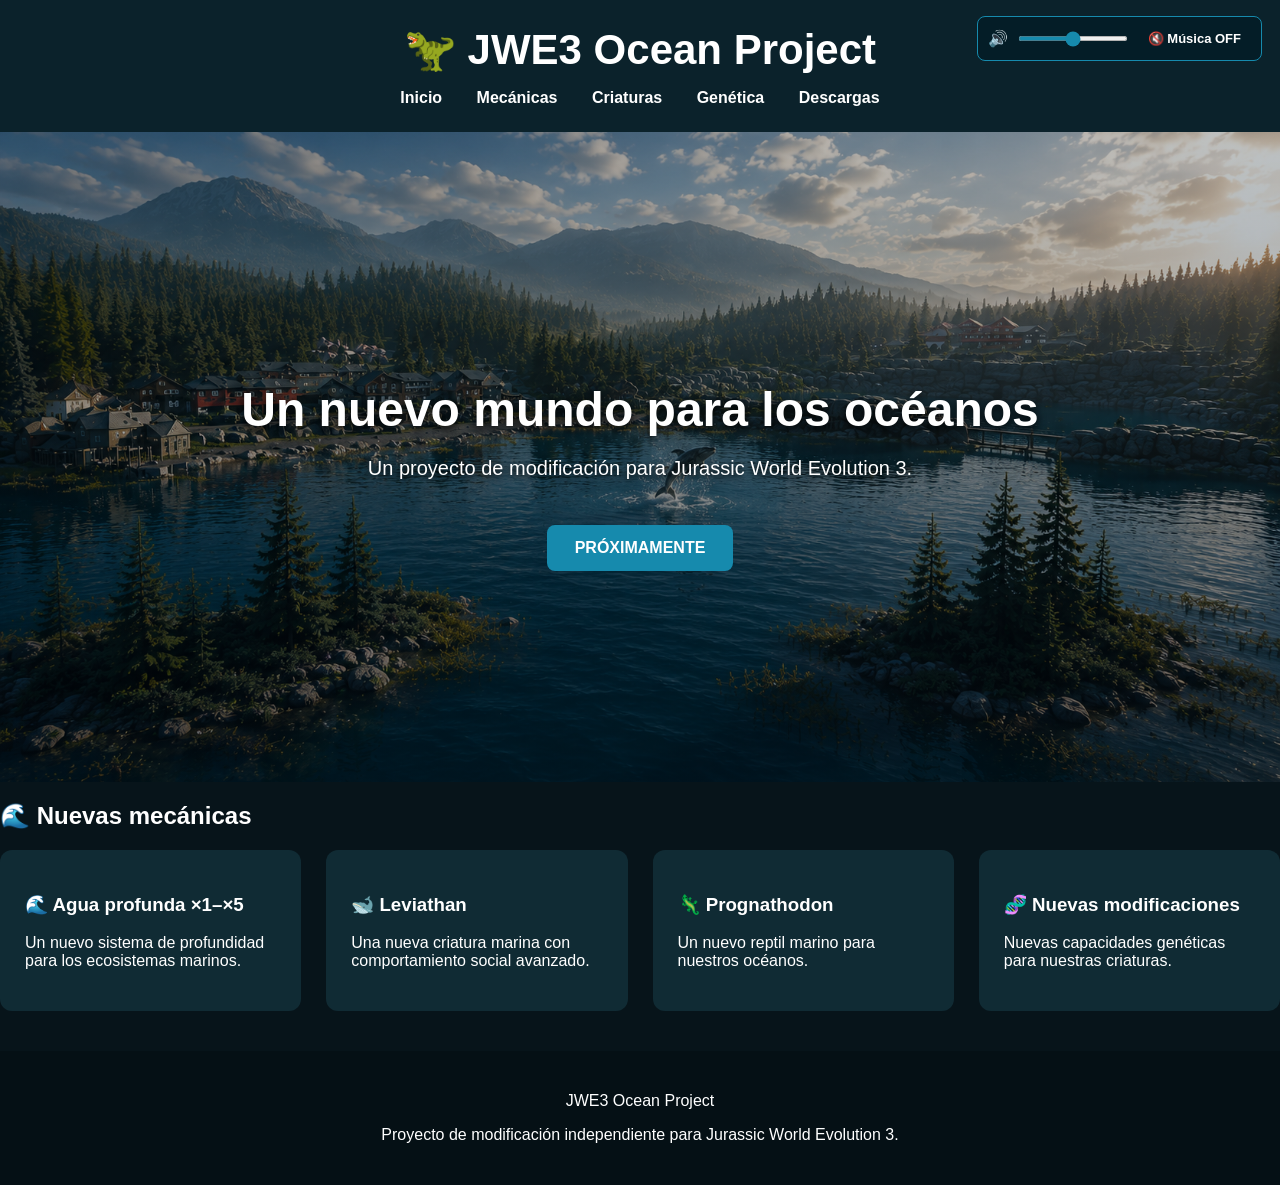
<file: index.html>
<!DOCTYPE html>
<html lang="es">

<head>
    <meta charset="UTF-8">
    <title>JWE3 Ocean Project</title>

    <link rel="stylesheet" href="style.css">
</head>

<body>

   <div class="music-controls">

    <span id="icono-volumen">🔊</span>

    <input
        type="range"
        id="volumen"
        class="volume-slider"
        min="0"
        max="1"
        step="0.01"
        value="0.5"
    >

    <button id="boton-musica" class="music-button">
        🔇 Música OFF
    </button>

</div>

<audio id="musica" loop>
    <source src="musica.mp3" type="audio/mpeg">
</audio>

    <header>

    <h1>🦖 JWE3 Ocean Project</h1>

    <nav>
        <a href="#">Inicio</a>
        <a href="#">Mecánicas</a>
        <a href="#">Criaturas</a>
        <a href="#">Genética</a>
        <a href="#">Descargas</a>
    </nav>

</header>


<section class="hero">

    <div class="hero-content">

        <h2>Un nuevo mundo para los océanos</h2>

        <p>
            Un proyecto de modificación para
            Jurassic World Evolution 3.
        </p>

        <a href="#" class="button">PRÓXIMAMENTE</a>

    </div>

</section>

    <h2>🌊 Nuevas mecánicas</h2>

    <div class="card-container">

        <div class="card">
            <h3>🌊 Agua profunda ×1–×5</h3>
            <p>
                Un nuevo sistema de profundidad
                para los ecosistemas marinos.
            </p>
        </div>

        <div class="card">
            <h3>🐋 Leviathan</h3>
            <p>
                Una nueva criatura marina con
                comportamiento social avanzado.
            </p>
        </div>

        <div class="card">
            <h3>🦎 Prognathodon</h3>
            <p>
                Un nuevo reptil marino para
                nuestros océanos.
            </p>
        </div>

        <div class="card">
            <h3>🧬 Nuevas modificaciones</h3>
            <p>
                Nuevas capacidades genéticas
                para nuestras criaturas.
            </p>
        </div>

    </div>

</section>


<footer>

    <p>JWE3 Ocean Project</p>
    <p>Proyecto de modificación independiente para Jurassic World Evolution 3.</p>

</footer>

<script>

const musica = document.getElementById("musica");
const botonMusica = document.getElementById("boton-musica");
const volumen = document.getElementById("volumen");

musica.volume = 0.5;

volumen.addEventListener("input", function () {
    musica.volume = volumen.value;

});

botonMusica.addEventListener("click", function () {

    if (musica.paused) {

        musica.play();

        botonMusica.textContent = "🔊 Música ON";

    } else {

        musica.pause();

        botonMusica.textContent = "🔇 Música OFF";

    }

});

</script>

 <script>

const musica = document.getElementById("musica");
const botonMusica = document.getElementById("boton-musica");
const volumen = document.getElementById("volumen");
const iconoVolumen = document.getElementById("icono-volumen");


// Volumen inicial
musica.volume = 0.5;


// Cambiar volumen
volumen.addEventListener("input", function () {

    musica.volume = volumen.value;

    actualizarIconoVolumen();

});


// Botón de música
botonMusica.addEventListener("click", function () {

    if (musica.paused) {

        musica.play();

        botonMusica.textContent = "🔊 Música ON";

    } else {

        musica.pause();

        botonMusica.textContent = "🔇 Música OFF";

    }

});


// Cambiar icono según el volumen
function actualizarIconoVolumen() {

    const nivel = Number(volumen.value);

    if (nivel === 0) {

        iconoVolumen.textContent = "🔇";

    } else if (nivel < 0.4) {

        iconoVolumen.textContent = "🔉";

    } else {

        iconoVolumen.textContent = "🔊";

    }

}


// Actualizar icono al cargar
actualizarIconoVolumen();

</script>

</body>

</body>

</html>
</file>
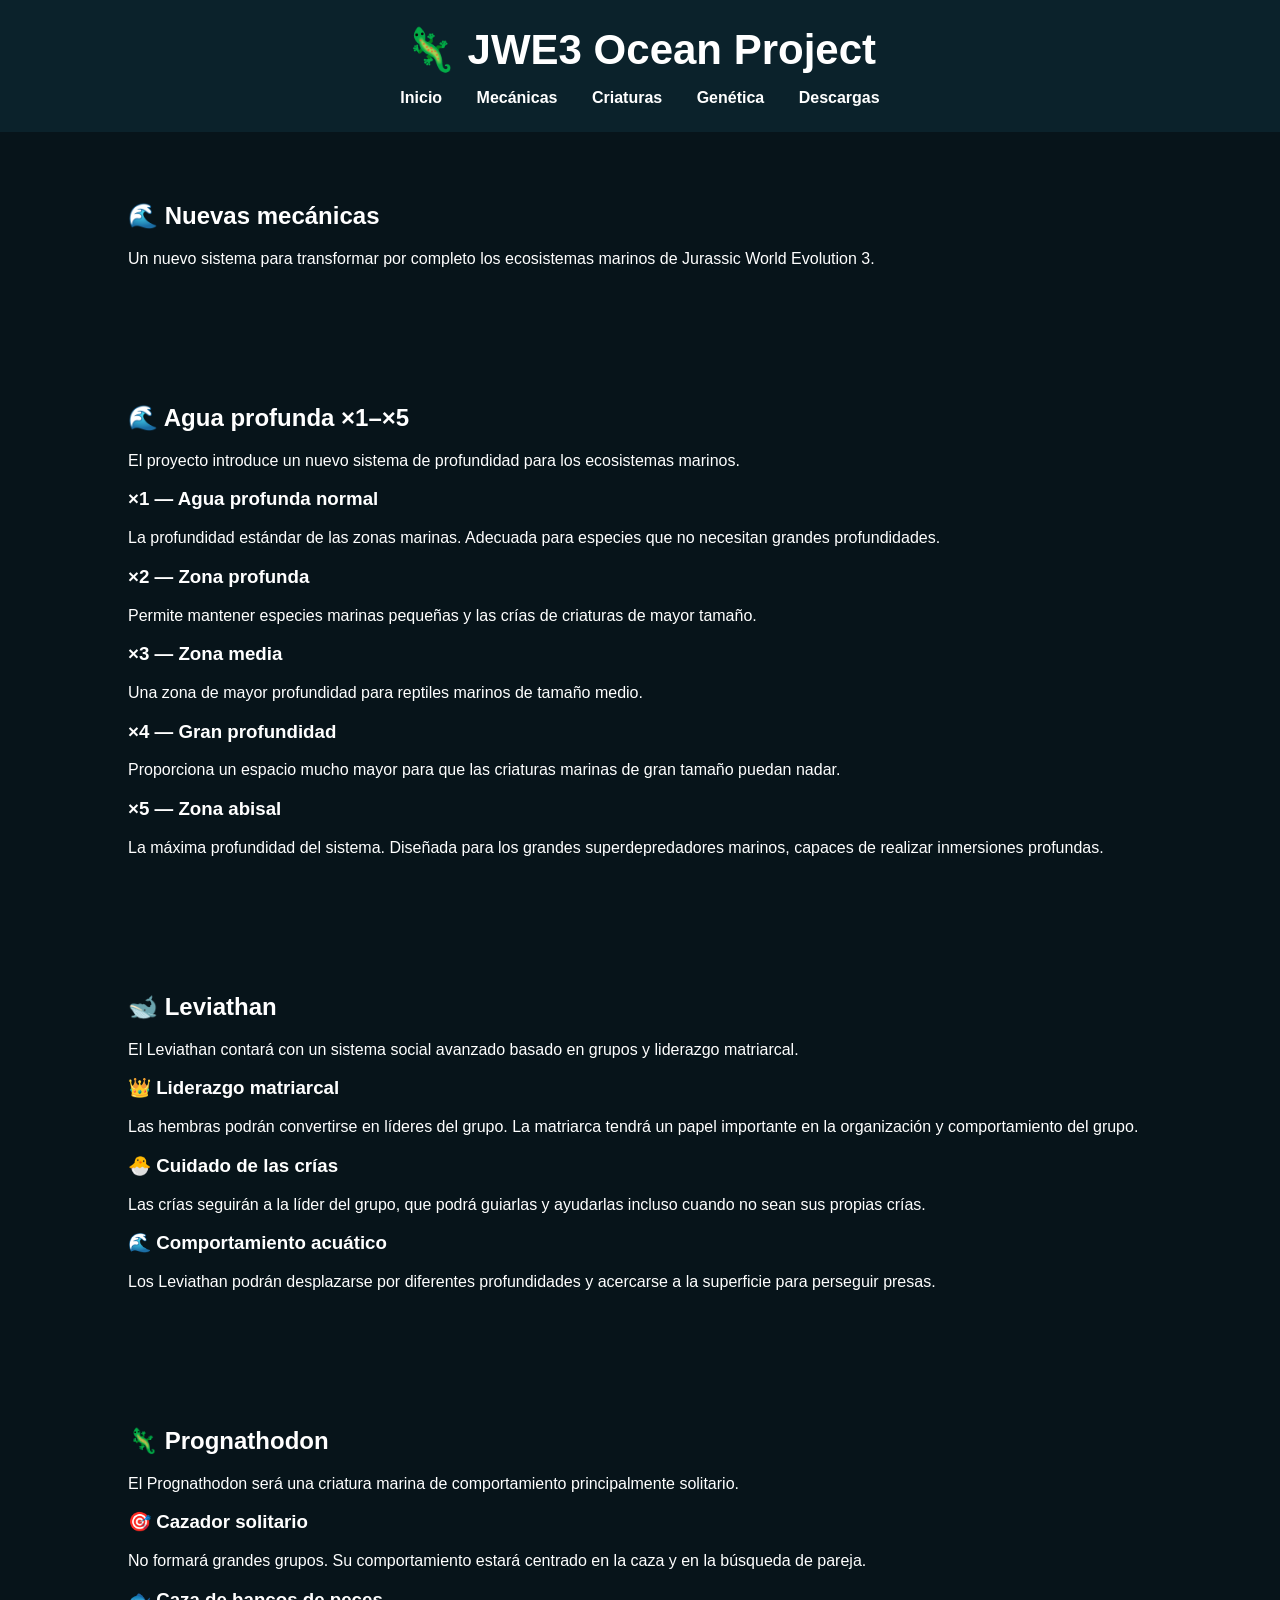
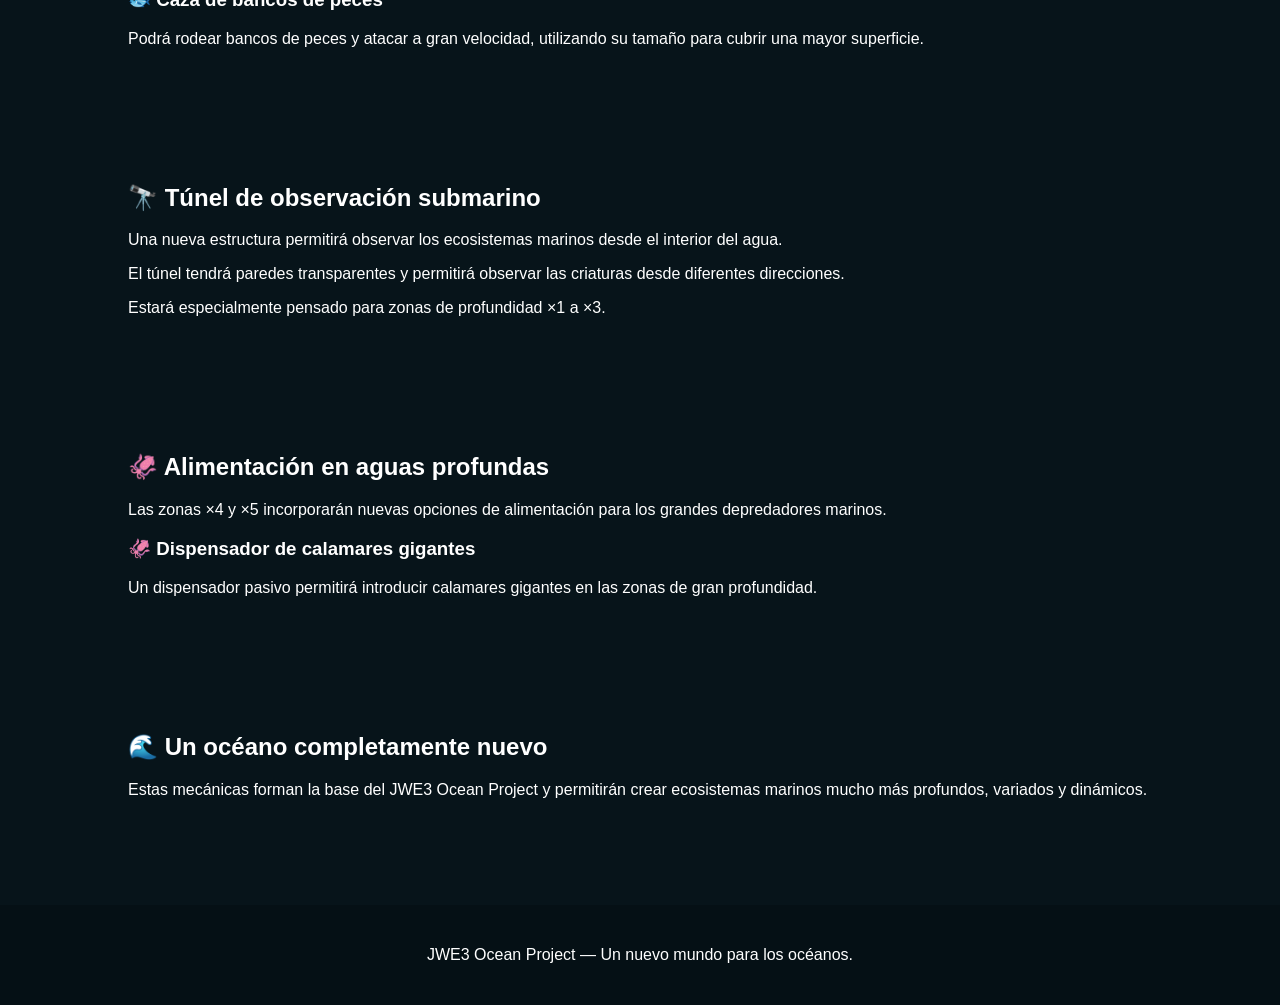
<file: mecanicas.html>
<!DOCTYPE html>
<html lang="es">
<head>
    <meta charset="UTF-8">
    <meta name="viewport" content="width=device-width, initial-scale=1.0">

    <title>Mecánicas | JWE3 Ocean Project</title>

    <link rel="stylesheet" href="style.css">
</head>

<body>

    <!-- MENÚ -->
    <header>

        <h1>🦎 JWE3 Ocean Project</h1>

        <nav>
            <a href="index.html">Inicio</a>
            <a href="mecanicas.html">Mecánicas</a>
            <a href="criaturas.html">Criaturas</a>
            <a href="genetica.html">Genética</a>
            <a href="descargas.html">Descargas</a>
        </nav>

    </header>


    <!-- CONTENIDO PRINCIPAL -->
    <main>

        <section class="pagina-titulo">

            <h2>🌊 Nuevas mecánicas</h2>

            <p>
                Un nuevo sistema para transformar por completo
                los ecosistemas marinos de Jurassic World Evolution 3.
            </p>

        </section>


        <!-- AGUA PROFUNDA -->
        <section class="mecanica">

            <h2>🌊 Agua profunda ×1–×5</h2>

            <p>
                El proyecto introduce un nuevo sistema de profundidad
                para los ecosistemas marinos.
            </p>

            <div class="niveles-profundidad">

                <div class="nivel">
                    <h3>×1 — Agua profunda normal</h3>
                    <p>
                        La profundidad estándar de las zonas marinas.
                        Adecuada para especies que no necesitan grandes
                        profundidades.
                    </p>
                </div>

                <div class="nivel">
                    <h3>×2 — Zona profunda</h3>
                    <p>
                        Permite mantener especies marinas pequeñas
                        y las crías de criaturas de mayor tamaño.
                    </p>
                </div>

                <div class="nivel">
                    <h3>×3 — Zona media</h3>
                    <p>
                        Una zona de mayor profundidad para reptiles
                        marinos de tamaño medio.
                    </p>
                </div>

                <div class="nivel">
                    <h3>×4 — Gran profundidad</h3>
                    <p>
                        Proporciona un espacio mucho mayor para que
                        las criaturas marinas de gran tamaño puedan nadar.
                    </p>
                </div>

                <div class="nivel">
                    <h3>×5 — Zona abisal</h3>
                    <p>
                        La máxima profundidad del sistema. Diseñada
                        para los grandes superdepredadores marinos,
                        capaces de realizar inmersiones profundas.
                    </p>
                </div>

            </div>

        </section>


        <!-- LEVIATHAN -->
        <section class="mecanica">

            <h2>🐋 Leviathan</h2>

            <p>
                El Leviathan contará con un sistema social avanzado
                basado en grupos y liderazgo matriarcal.
            </p>

            <h3>👑 Liderazgo matriarcal</h3>

            <p>
                Las hembras podrán convertirse en líderes del grupo.
                La matriarca tendrá un papel importante en la organización
                y comportamiento del grupo.
            </p>

            <h3>🐣 Cuidado de las crías</h3>

            <p>
                Las crías seguirán a la líder del grupo, que podrá
                guiarlas y ayudarlas incluso cuando no sean sus propias crías.
            </p>

            <h3>🌊 Comportamiento acuático</h3>

            <p>
                Los Leviathan podrán desplazarse por diferentes
                profundidades y acercarse a la superficie para perseguir
                presas.
            </p>

        </section>


        <!-- PROGNATHODON -->
        <section class="mecanica">

            <h2>🦎 Prognathodon</h2>

            <p>
                El Prognathodon será una criatura marina de comportamiento
                principalmente solitario.
            </p>

            <h3>🎯 Cazador solitario</h3>

            <p>
                No formará grandes grupos. Su comportamiento estará
                centrado en la caza y en la búsqueda de pareja.
            </p>

            <h3>🐟 Caza de bancos de peces</h3>

            <p>
                Podrá rodear bancos de peces y atacar a gran velocidad,
                utilizando su tamaño para cubrir una mayor superficie.
            </p>

        </section>


        <!-- TÚNEL -->
        <section class="mecanica">

            <h2>🔭 Túnel de observación submarino</h2>

            <p>
                Una nueva estructura permitirá observar los ecosistemas
                marinos desde el interior del agua.
            </p>

            <p>
                El túnel tendrá paredes transparentes y permitirá
                observar las criaturas desde diferentes direcciones.
            </p>

            <p>
                Estará especialmente pensado para zonas de profundidad
                ×1 a ×3.
            </p>

        </section>


        <!-- ALIMENTACIÓN -->
        <section class="mecanica">

            <h2>🦑 Alimentación en aguas profundas</h2>

            <p>
                Las zonas ×4 y ×5 incorporarán nuevas opciones de
                alimentación para los grandes depredadores marinos.
            </p>

            <h3>🦑 Dispensador de calamares gigantes</h3>

            <p>
                Un dispensador pasivo permitirá introducir calamares
                gigantes en las zonas de gran profundidad.
            </p>

        </section>


        <!-- RESUMEN -->
        <section class="mecanica-final">

            <h2>🌊 Un océano completamente nuevo</h2>

            <p>
                Estas mecánicas forman la base del JWE3 Ocean Project
                y permitirán crear ecosistemas marinos mucho más
                profundos, variados y dinámicos.
            </p>

        </section>

    </main>


    <!-- PIE DE PÁGINA -->
    <footer>

        <p>
            JWE3 Ocean Project — Un nuevo mundo para los océanos.
        </p>

    </footer>

</body>
</html>
</file>
<file: style.css>
body {
    margin: 0;
    font-family: Arial, sans-serif;
    background-color: #07141a;
    color: white;
}

header {
    background-color: #0b222b;
    padding: 25px;
    text-align: center;
}

header h1 {
    margin: 0;
    font-size: 42px;
}

nav {
    margin-top: 15px;
}

nav a {
    color: white;
    text-decoration: none;
    margin: 0 15px;
    font-weight: bold;
}

nav a:hover {
    color: #66d9ff;
}

.hero {
    min-height: 550px;

    display: flex;
    justify-content: center;
    align-items: center;

    text-align: center;

    background-image:
        linear-gradient(
            rgba(0, 20, 30, 0.25),
            rgba(0, 10, 20, 0.45)
        ),
        url("portada.png");

    background-size: cover;
    background-position: center;
    background-repeat: no-repeat;
}

.hero h2 {
    font-size: 48px;
    margin-bottom: 15px;
    text-shadow: 0 3px 10px black;
}

.hero p {
    font-size: 21px;
    text-shadow: 0 2px 6px black;
}

.hero p {
    font-size: 20px;
}

.button {
    display: inline-block;
    margin-top: 25px;
    padding: 14px 28px;
    background-color: #168aad;
    color: white;
    text-decoration: none;
    border-radius: 8px;
    font-weight: bold;
}

.button:hover {
    background-color: #1fa9d1;
}

section {
    padding: 50px 10%;
}

.card-container {
    display: flex;
    gap: 25px;
    flex-wrap: wrap;
}

.card {
    background-color: #102b34;
    padding: 25px;
    border-radius: 12px;
    flex: 1;
    min-width: 200px;
}

footer {
    background-color: #051015;
    text-align: center;
    padding: 25px;
    margin-top: 40px;
}

.music-controls {
    position: fixed;
    top: 16px;
    right: 18px;

    display: flex;
    align-items: center;
    gap: 8px;

    padding: 7px 10px;

    background: rgba(5, 30, 40, 0.95);
    border: 1px solid #168aad;
    border-radius: 8px;

    z-index: 9999;
}

.music-button {
    padding: 7px 10px;

    background: transparent;
    color: white;

    border: none;
    border-radius: 6px;

    cursor: pointer;

    font-size: 13px;
    font-weight: bold;
}

.music-button:hover {
    background: #168aad;
}

.music-controls label {
    color: white;
    font-size: 17px;
    margin-left: 3px;
}

.volume-slider {
    width: 110px;
    height: 5px;

    cursor: pointer;

    accent-color: #168aad;
}
</file>
